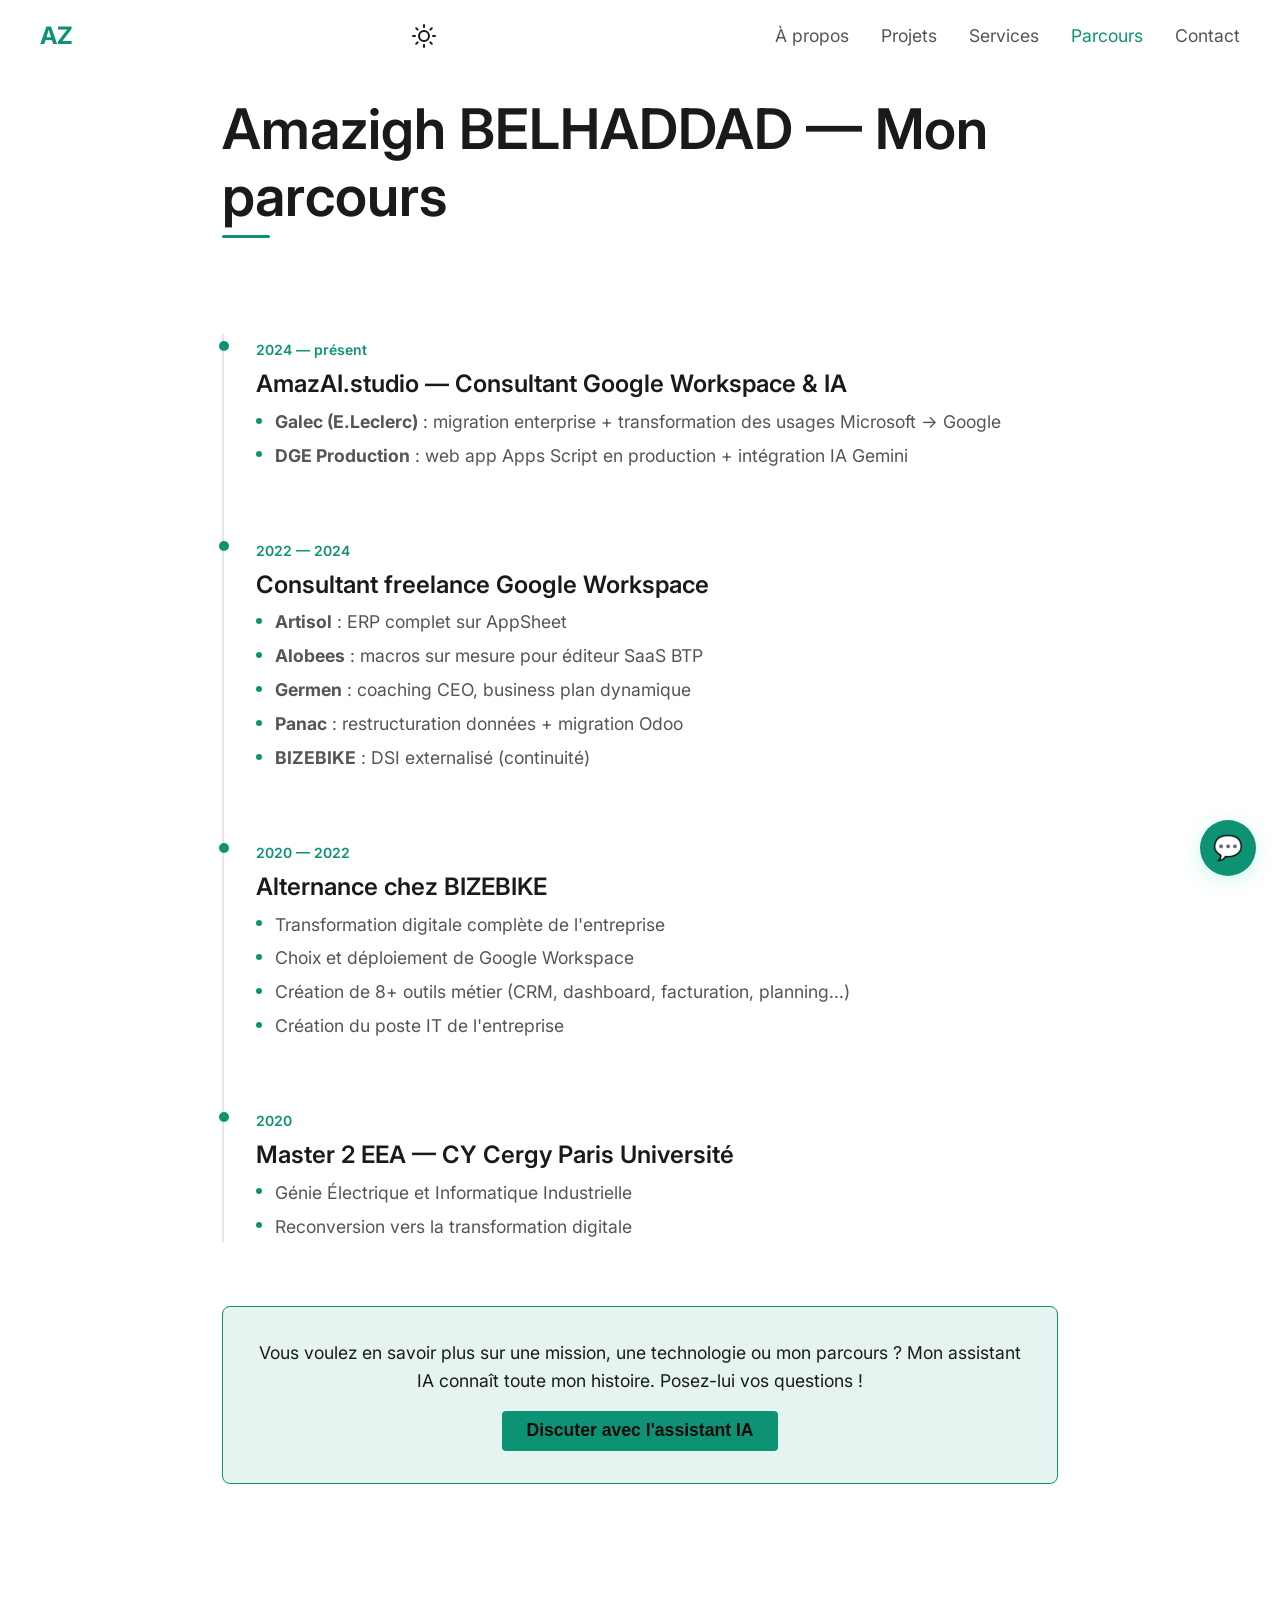
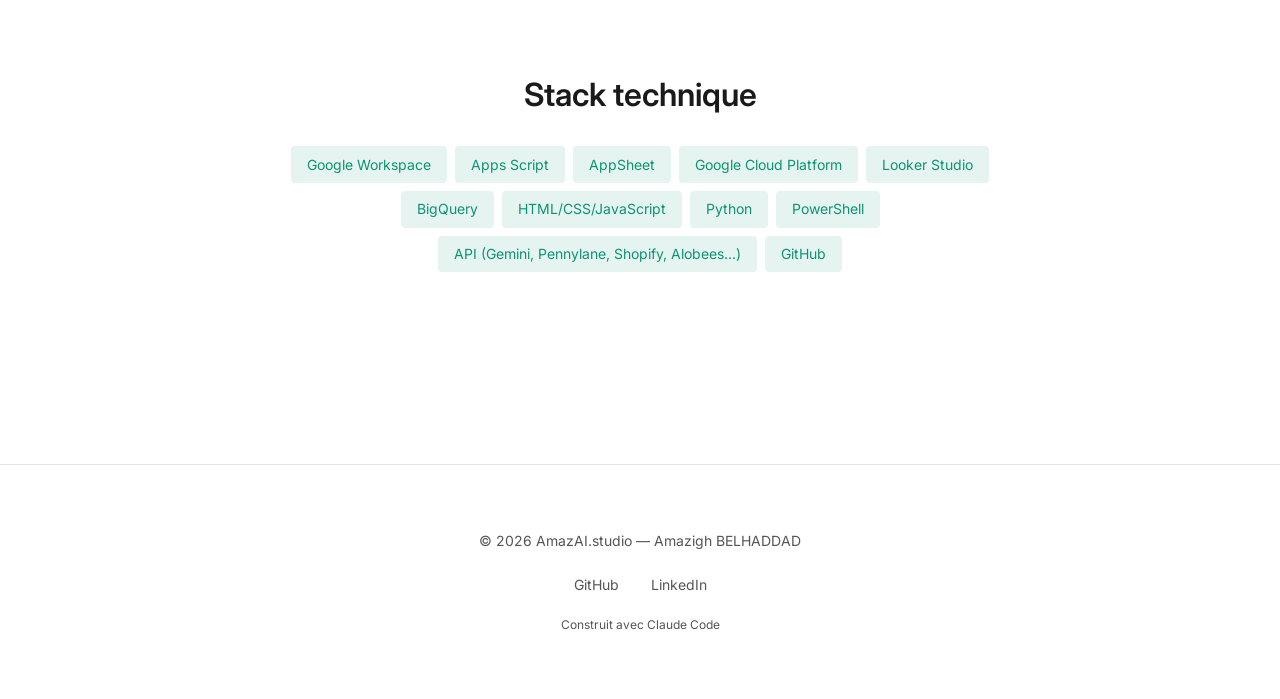
<file: parcours.html>
<!DOCTYPE html>
<html lang="fr">
<head>
    <meta charset="UTF-8">
    <meta name="viewport" content="width=device-width, initial-scale=1.0">
    <meta name="description" content="Parcours d'Amazigh Belhaddad — Consultant Google Workspace & IA. De l'alternance chez BIZEBIKE à la création d'AmazAI.studio.">
    <meta name="author" content="Amazigh BELHADDAD">
    <meta name="robots" content="index, follow">
    <link rel="canonical" href="https://amazai.studio/parcours.html">

    <!-- Open Graph -->
    <meta property="og:type" content="website">
    <meta property="og:url" content="https://amazai.studio/parcours.html">
    <meta property="og:title" content="Parcours — AmazAI.studio">
    <meta property="og:description" content="Parcours d'Amazigh Belhaddad — De l'alternance à la création d'AmazAI.studio. Consultant Google Workspace & IA.">

    <!-- Twitter -->
    <meta name="twitter:card" content="summary_large_image">
    <meta name="twitter:title" content="Parcours — AmazAI.studio">
    <meta name="twitter:description" content="Parcours d'Amazigh Belhaddad — De l'alternance à la création d'AmazAI.studio. Consultant Google Workspace & IA.">

    <title>Parcours — AmazAI.studio</title>

    <link rel="icon" href="data:image/svg+xml,<svg xmlns='http://www.w3.org/2000/svg' viewBox='0 0 100 100'><text y='.9em' font-size='90'>👨‍💻</text></svg>">
    <link rel="preconnect" href="https://fonts.googleapis.com">
    <link rel="preconnect" href="https://fonts.gstatic.com" crossorigin>
    <link href="https://fonts.googleapis.com/css2?family=Inter:wght@400;500;600;700&display=swap" rel="stylesheet">
    <link rel="stylesheet" href="css/style.css">
    <link rel="stylesheet" href="css/chat-widget.css">
</head>
<body>
    <a href="#main" class="skip-link">Aller au contenu principal</a>
    <header class="header">
        <nav class="nav">
            <a href="/" class="nav__logo" aria-label="Retour à l'accueil">AZ</a>
            <button class="theme-toggle" aria-label="Basculer le thème">
                <svg class="theme-toggle__icon theme-toggle__icon--moon" aria-hidden="true" xmlns="http://www.w3.org/2000/svg" viewBox="0 0 24 24" fill="none" stroke="currentColor" stroke-width="2" stroke-linecap="round" stroke-linejoin="round">
                    <path d="M21 12.79A9 9 0 1 1 11.21 3 7 7 0 0 0 21 12.79z"></path>
                </svg>
                <svg class="theme-toggle__icon theme-toggle__icon--sun" aria-hidden="true" xmlns="http://www.w3.org/2000/svg" viewBox="0 0 24 24" fill="none" stroke="currentColor" stroke-width="2" stroke-linecap="round" stroke-linejoin="round">
                    <circle cx="12" cy="12" r="5"></circle>
                    <line x1="12" y1="1" x2="12" y2="3"></line>
                    <line x1="12" y1="21" x2="12" y2="23"></line>
                    <line x1="4.22" y1="4.22" x2="5.64" y2="5.64"></line>
                    <line x1="18.36" y1="18.36" x2="19.78" y2="19.78"></line>
                    <line x1="1" y1="12" x2="3" y2="12"></line>
                    <line x1="21" y1="12" x2="23" y2="12"></line>
                    <line x1="4.22" y1="19.78" x2="5.64" y2="18.36"></line>
                    <line x1="18.36" y1="5.64" x2="19.78" y2="4.22"></line>
                </svg>
            </button>
            <button class="nav__toggle" aria-label="Menu" aria-expanded="false">
                <span class="nav__toggle-bar"></span>
                <span class="nav__toggle-bar"></span>
                <span class="nav__toggle-bar"></span>
            </button>
            <ul class="nav__list">
                <li class="nav__item"><a href="/#about" class="nav__link">À propos</a></li>
                <li class="nav__item"><a href="/#projects" class="nav__link">Projets</a></li>
                <li class="nav__item"><a href="services.html" class="nav__link">Services</a></li>
                <li class="nav__item"><a href="parcours.html" class="nav__link nav__link--active">Parcours</a></li>
                <li class="nav__item"><a href="/#contact" class="nav__link">Contact</a></li>
            </ul>
        </nav>
    </header>

    <main id="main">
        <section class="parcours">
            <h1 class="section__title">Amazigh BELHADDAD — Mon parcours</h1>

            <div class="timeline">

                <article class="timeline__item">
                    <span class="timeline__date">2024 — présent</span>
                    <h2 class="timeline__title">AmazAI.studio — Consultant Google Workspace & IA</h2>
                    <ul class="timeline__details">
                        <li><strong>Galec (E.Leclerc)</strong> : migration enterprise + transformation des usages Microsoft → Google</li>
                        <li><strong>DGE Production</strong> : web app Apps Script en production + intégration IA Gemini</li>
                    </ul>
                </article>

                <article class="timeline__item">
                    <span class="timeline__date">2022 — 2024</span>
                    <h2 class="timeline__title">Consultant freelance Google Workspace</h2>
                    <ul class="timeline__details">
                        <li><strong>Artisol</strong> : ERP complet sur AppSheet</li>
                        <li><strong>Alobees</strong> : macros sur mesure pour éditeur SaaS BTP</li>
                        <li><strong>Germen</strong> : coaching CEO, business plan dynamique</li>
                        <li><strong>Panac</strong> : restructuration données + migration Odoo</li>
                        <li><strong>BIZEBIKE</strong> : DSI externalisé (continuité)</li>
                    </ul>
                </article>

                <article class="timeline__item">
                    <span class="timeline__date">2020 — 2022</span>
                    <h2 class="timeline__title">Alternance chez BIZEBIKE</h2>
                    <ul class="timeline__details">
                        <li>Transformation digitale complète de l'entreprise</li>
                        <li>Choix et déploiement de Google Workspace</li>
                        <li>Création de 8+ outils métier (CRM, dashboard, facturation, planning...)</li>
                        <li>Création du poste IT de l'entreprise</li>
                    </ul>
                </article>

                <article class="timeline__item">
                    <span class="timeline__date">2020</span>
                    <h2 class="timeline__title">Master 2 EEA — CY Cergy Paris Université</h2>
                    <ul class="timeline__details">
                        <li>Génie Électrique et Informatique Industrielle</li>
                        <li>Reconversion vers la transformation digitale</li>
                    </ul>
                </article>

            </div>

            <div class="cta-banner">
                <p class="cta-banner__text">
                    Vous voulez en savoir plus sur une mission, une technologie ou mon parcours ?
                    Mon assistant IA connaît toute mon histoire. Posez-lui vos questions !
                </p>
                <button class="cta-banner__button" onclick="document.querySelector('.chat-widget__toggle').click()">
                    Discuter avec l'assistant IA
                </button>
            </div>

            <section class="stack">
                <h2 class="stack__title">Stack technique</h2>
                <ul class="stack__list">
                    <li class="stack__tag">Google Workspace</li>
                    <li class="stack__tag">Apps Script</li>
                    <li class="stack__tag">AppSheet</li>
                    <li class="stack__tag">Google Cloud Platform</li>
                    <li class="stack__tag">Looker Studio</li>
                    <li class="stack__tag">BigQuery</li>
                    <li class="stack__tag">HTML/CSS/JavaScript</li>
                    <li class="stack__tag">Python</li>
                    <li class="stack__tag">PowerShell</li>
                    <li class="stack__tag">API (Gemini, Pennylane, Shopify, Alobees...)</li>
                    <li class="stack__tag">GitHub</li>
                </ul>
            </section>
        </section>
    </main>

    <footer class="footer">
        <p class="footer__text">© 2026 AmazAI.studio — Amazigh BELHADDAD</p>
        <ul class="footer__links">
            <li><a href="https://github.com/Amaziigh" class="footer__link" target="_blank" rel="noopener noreferrer">GitHub<span class="sr-only"> (s'ouvre dans un nouvel onglet)</span></a></li>
            <li><a href="https://www.linkedin.com/in/amazighbelhaddad" class="footer__link" target="_blank" rel="noopener noreferrer">LinkedIn<span class="sr-only"> (s'ouvre dans un nouvel onglet)</span></a></li>
        </ul>
        <p class="footer__credit">Construit avec Claude Code</p>
    </footer>

    <script src="js/main.js"></script>
    <script src="js/chat-widget.js" data-api="https://rag-api-520688141231.europe-west1.run.app"></script>
</body>
</html>
</file>
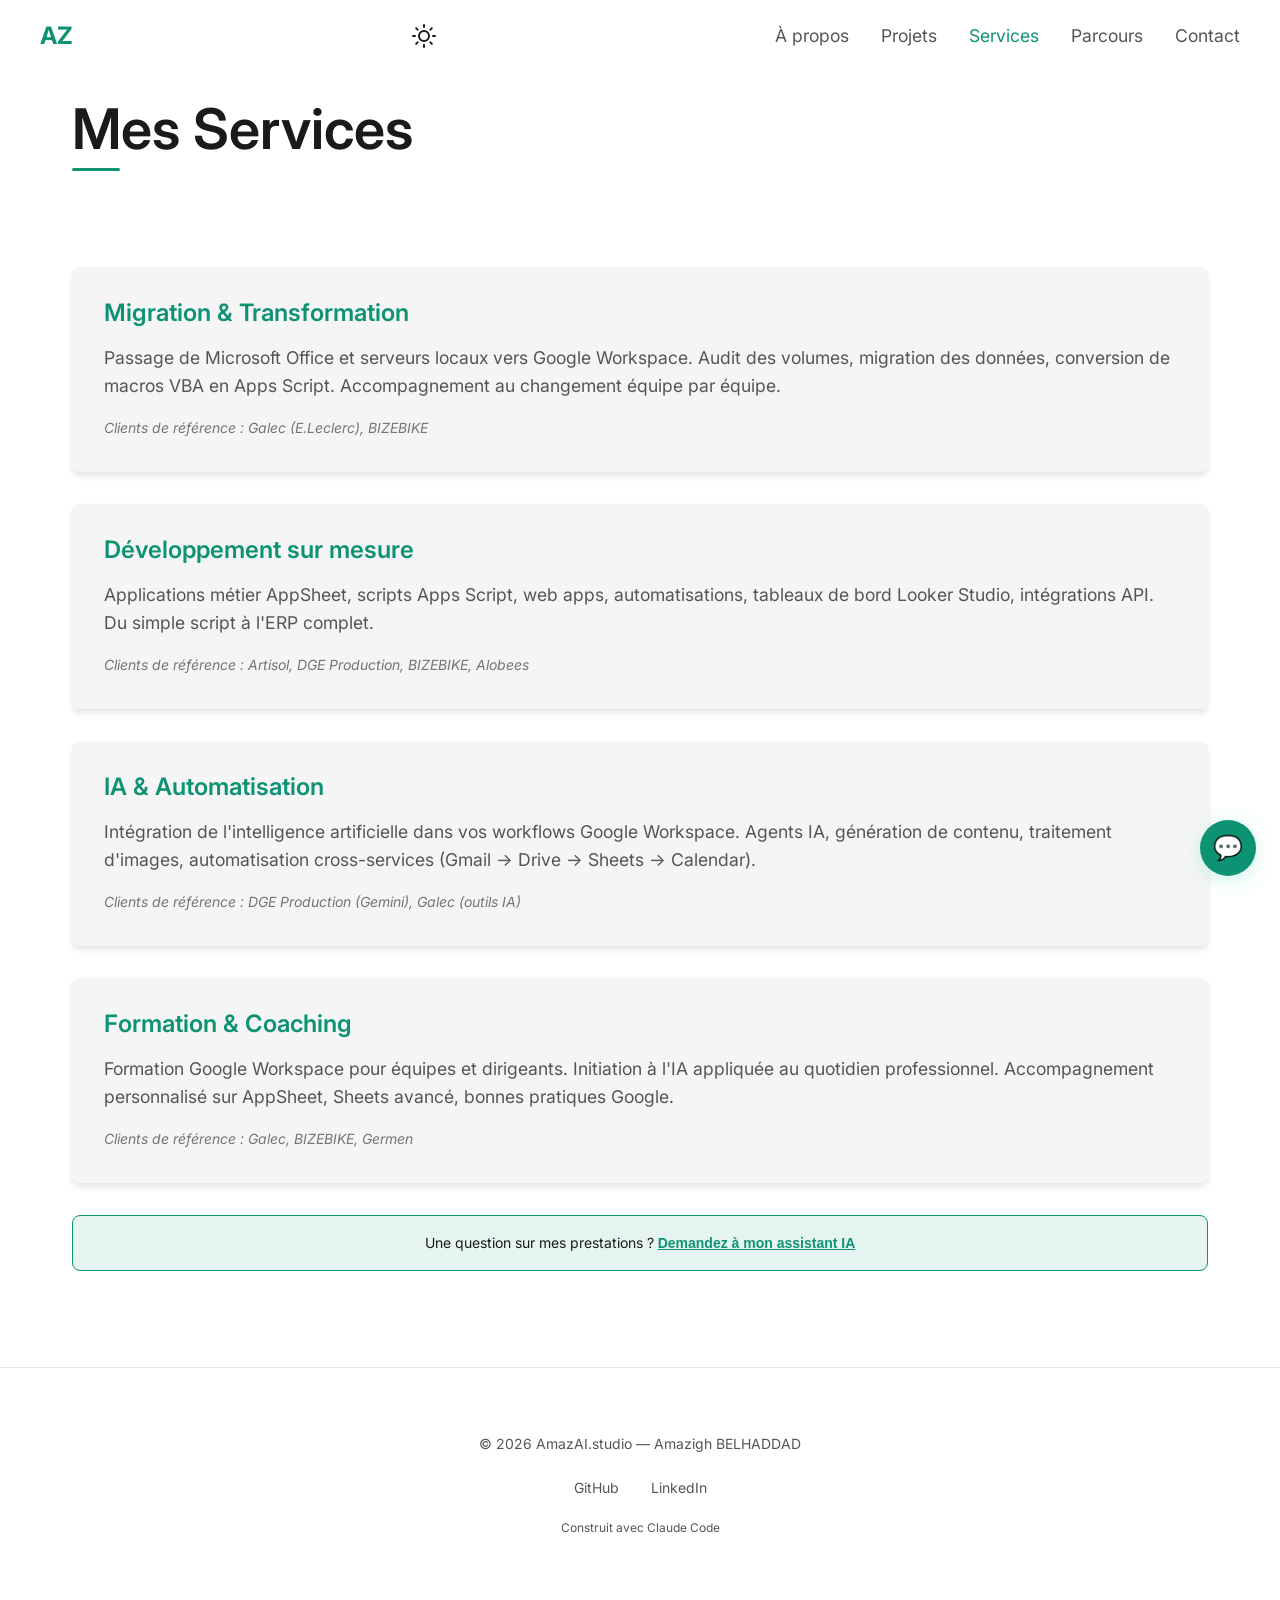
<file: services.html>
<!DOCTYPE html>
<html lang="fr">
<head>
    <meta charset="UTF-8">
    <meta name="viewport" content="width=device-width, initial-scale=1.0">
    <meta name="description" content="Services AmazAI.studio — Migration Google Workspace, développement Apps Script & AppSheet, intégration IA, formation.">
    <meta name="author" content="Amazigh BELHADDAD">
    <meta name="robots" content="index, follow">
    <link rel="canonical" href="https://amazai.studio/services.html">

    <!-- Open Graph -->
    <meta property="og:type" content="website">
    <meta property="og:url" content="https://amazai.studio/services.html">
    <meta property="og:title" content="Services — AmazAI.studio">
    <meta property="og:description" content="Migration Google Workspace, développement sur mesure, intégration IA et formation. Amazigh Belhaddad, consultant freelance.">

    <!-- Twitter -->
    <meta name="twitter:card" content="summary_large_image">
    <meta name="twitter:title" content="Services — AmazAI.studio">
    <meta name="twitter:description" content="Migration Google Workspace, développement sur mesure, intégration IA et formation. Amazigh Belhaddad, consultant freelance.">

    <title>Services — AmazAI.studio</title>

    <!-- Structured Data - FAQPage -->
    <script type="application/ld+json">
    {
        "@context": "https://schema.org",
        "@type": "FAQPage",
        "mainEntity": [
            {
                "@type": "Question",
                "name": "Quels services propose AmazAI.studio ?",
                "acceptedAnswer": {
                    "@type": "Answer",
                    "text": "AmazAI.studio propose des migrations vers Google Workspace, du développement sur mesure (Apps Script, AppSheet), l'intégration de l'IA dans les workflows Google, et des formations pour équipes et dirigeants."
                }
            },
            {
                "@type": "Question",
                "name": "Qui est Amazigh Belhaddad ?",
                "acceptedAnswer": {
                    "@type": "Answer",
                    "text": "Amazigh Belhaddad est un consultant freelance spécialisé en Google Workspace et intelligence artificielle, fondateur d'AmazAI.studio. Il accompagne des entreprises de la startup au grand groupe dans leur transformation numérique depuis 2020."
                }
            },
            {
                "@type": "Question",
                "name": "AmazAI.studio travaille avec quels types d'entreprises ?",
                "acceptedAnswer": {
                    "@type": "Answer",
                    "text": "AmazAI.studio accompagne des entreprises de toutes tailles : startups (BIZEBIKE, Artisol), PME (DGE Production, Panac), éditeurs SaaS (Alobees) et grands groupes (Galec/E.Leclerc)."
                }
            }
        ]
    }
    </script>

    <link rel="icon" href="data:image/svg+xml,<svg xmlns='http://www.w3.org/2000/svg' viewBox='0 0 100 100'><text y='.9em' font-size='90'>👨‍💻</text></svg>">
    <link rel="preconnect" href="https://fonts.googleapis.com">
    <link rel="preconnect" href="https://fonts.gstatic.com" crossorigin>
    <link href="https://fonts.googleapis.com/css2?family=Inter:wght@400;500;600;700&display=swap" rel="stylesheet">
    <link rel="stylesheet" href="css/style.css">
    <link rel="stylesheet" href="css/chat-widget.css">
</head>
<body>
    <a href="#main" class="skip-link">Aller au contenu principal</a>
    <header class="header">
        <nav class="nav">
            <a href="/" class="nav__logo" aria-label="Retour à l'accueil">AZ</a>
            <button class="theme-toggle" aria-label="Basculer le thème">
                <svg class="theme-toggle__icon theme-toggle__icon--moon" aria-hidden="true" xmlns="http://www.w3.org/2000/svg" viewBox="0 0 24 24" fill="none" stroke="currentColor" stroke-width="2" stroke-linecap="round" stroke-linejoin="round">
                    <path d="M21 12.79A9 9 0 1 1 11.21 3 7 7 0 0 0 21 12.79z"></path>
                </svg>
                <svg class="theme-toggle__icon theme-toggle__icon--sun" aria-hidden="true" xmlns="http://www.w3.org/2000/svg" viewBox="0 0 24 24" fill="none" stroke="currentColor" stroke-width="2" stroke-linecap="round" stroke-linejoin="round">
                    <circle cx="12" cy="12" r="5"></circle>
                    <line x1="12" y1="1" x2="12" y2="3"></line>
                    <line x1="12" y1="21" x2="12" y2="23"></line>
                    <line x1="4.22" y1="4.22" x2="5.64" y2="5.64"></line>
                    <line x1="18.36" y1="18.36" x2="19.78" y2="19.78"></line>
                    <line x1="1" y1="12" x2="3" y2="12"></line>
                    <line x1="21" y1="12" x2="23" y2="12"></line>
                    <line x1="4.22" y1="19.78" x2="5.64" y2="18.36"></line>
                    <line x1="18.36" y1="5.64" x2="19.78" y2="4.22"></line>
                </svg>
            </button>
            <button class="nav__toggle" aria-label="Menu" aria-expanded="false">
                <span class="nav__toggle-bar"></span>
                <span class="nav__toggle-bar"></span>
                <span class="nav__toggle-bar"></span>
            </button>
            <ul class="nav__list">
                <li class="nav__item"><a href="/#about" class="nav__link">À propos</a></li>
                <li class="nav__item"><a href="/#projects" class="nav__link">Projets</a></li>
                <li class="nav__item"><a href="services.html" class="nav__link nav__link--active">Services</a></li>
                <li class="nav__item"><a href="parcours.html" class="nav__link">Parcours</a></li>
                <li class="nav__item"><a href="/#contact" class="nav__link">Contact</a></li>
            </ul>
        </nav>
    </header>

    <main id="main">
        <section id="services" class="services">
            <h1 class="section__title">Mes Services</h1>
            <div class="services__grid">

                <article class="service-card">
                    <h2 class="service-card__title">Migration & Transformation</h2>
                    <p class="service-card__description">
                        Passage de Microsoft Office et serveurs locaux vers Google Workspace.
                        Audit des volumes, migration des données, conversion de macros VBA en
                        Apps Script. Accompagnement au changement équipe par équipe.
                    </p>
                    <p class="service-card__clients">Clients de référence : Galec (E.Leclerc), BIZEBIKE</p>
                </article>

                <article class="service-card">
                    <h2 class="service-card__title">Développement sur mesure</h2>
                    <p class="service-card__description">
                        Applications métier AppSheet, scripts Apps Script, web apps,
                        automatisations, tableaux de bord Looker Studio, intégrations API.
                        Du simple script à l'ERP complet.
                    </p>
                    <p class="service-card__clients">Clients de référence : Artisol, DGE Production, BIZEBIKE, Alobees</p>
                </article>

                <article class="service-card">
                    <h2 class="service-card__title">IA & Automatisation</h2>
                    <p class="service-card__description">
                        Intégration de l'intelligence artificielle dans vos workflows
                        Google Workspace. Agents IA, génération de contenu, traitement
                        d'images, automatisation cross-services (Gmail → Drive → Sheets → Calendar).
                    </p>
                    <p class="service-card__clients">Clients de référence : DGE Production (Gemini), Galec (outils IA)</p>
                </article>

                <article class="service-card">
                    <h2 class="service-card__title">Formation & Coaching</h2>
                    <p class="service-card__description">
                        Formation Google Workspace pour équipes et dirigeants. Initiation à
                        l'IA appliquée au quotidien professionnel. Accompagnement personnalisé
                        sur AppSheet, Sheets avancé, bonnes pratiques Google.
                    </p>
                    <p class="service-card__clients">Clients de référence : Galec, BIZEBIKE, Germen</p>
                </article>

            </div>

            <div class="cta-banner cta-banner--compact">
                <p class="cta-banner__text">
                    Une question sur mes prestations ?
                    <button class="cta-banner__link" onclick="document.querySelector('.chat-widget__toggle').click()">
                        Demandez à mon assistant IA
                    </button>
                </p>
            </div>
        </section>
    </main>

    <footer class="footer">
        <p class="footer__text">© 2026 AmazAI.studio — Amazigh BELHADDAD</p>
        <ul class="footer__links">
            <li><a href="https://github.com/Amaziigh" class="footer__link" target="_blank" rel="noopener noreferrer">GitHub<span class="sr-only"> (s'ouvre dans un nouvel onglet)</span></a></li>
            <li><a href="https://www.linkedin.com/in/amazighbelhaddad" class="footer__link" target="_blank" rel="noopener noreferrer">LinkedIn<span class="sr-only"> (s'ouvre dans un nouvel onglet)</span></a></li>
        </ul>
        <p class="footer__credit">Construit avec Claude Code</p>
    </footer>

    <script src="js/main.js"></script>
    <script src="js/chat-widget.js" data-api="https://rag-api-520688141231.europe-west1.run.app"></script>
</body>
</html>
</file>
<file: css/style.css>
/* ==========================================================================
   Variables CSS
   ========================================================================== */

:root {
    /* Couleurs - Mode sombre (défaut) */
    --color-bg: #0a0a0a;
    --color-text: #e0e0e0;
    --color-accent: #5ce0c6;
    --color-accent-alpha: rgba(92, 224, 198, 0.1);
    --color-text-muted: #b0b8d0;
    --color-card-bg: rgba(255, 255, 255, 0.05);
    --color-border: rgba(255, 255, 255, 0.15);
    --color-header-bg: rgba(10, 10, 10, 0.85);

    /* Typographie - Familles */
    --font-family: 'Inter', -apple-system, BlinkMacSystemFont, sans-serif;

    /* Typographie - Tailles */
    --font-size-xs: 0.75rem;
    --font-size-sm: 0.875rem;
    --font-size-base: clamp(1rem, 0.95rem + 0.25vw, 1.1rem);
    --font-size-lg: clamp(1.1rem, 1rem + 0.5vw, 1.25rem);
    --font-size-xl: clamp(1.25rem, 1.1rem + 0.75vw, 1.5rem);
    --font-size-2xl: clamp(1.5rem, 1.25rem + 1.25vw, 2rem);
    --font-size-3xl: clamp(2rem, 1.5rem + 2.5vw, 3.5rem);

    /* Typographie - Poids */
    --font-weight-medium: 500;
    --font-weight-semibold: 600;
    --font-weight-bold: 700;

    /* Typographie - Line heights */
    --line-height-tight: 1.2;
    --line-height-normal: 1.6;
    --line-height-relaxed: 1.7;
    --line-height-loose: 1.8;

    /* Espacement */
    --spacing-xs: 0.5rem;
    --spacing-sm: 1rem;
    --spacing-md: 2rem;
    --spacing-lg: 4rem;
    --spacing-xl: 6rem;

    /* Dimensions - Max widths */
    --max-width-content: 1200px;
    --max-width-medium: 900px;
    --max-width-narrow: 800px;
    --max-width-form: 600px;
    --max-width-text: 500px;

    /* Dimensions - Composants */
    --size-photo: 200px;
    --size-icon: 24px;
    --size-nav-toggle: 30px;
    --min-height-textarea: 150px;
    --height-banner: 8px;

    /* Rayons de bordure */
    --radius-xs: 2px;
    --radius-sm: 4px;
    --radius-md: 8px;

    /* Ombres */
    --shadow-sm: 0 4px 6px rgba(0, 0, 0, 0.1);
    --shadow-lg: 0 12px 24px rgba(0, 0, 0, 0.3);

    /* Z-index */
    --z-header: 100;
    --z-overlay: 102;

    /* Effets */
    --blur-header: blur(10px);
    --opacity-muted: 0.7;
    --opacity-hover: 0.8;

    /* Transitions */
    --transition-fast: 150ms ease;
    --transition-base: 300ms ease;
    --transition-slow: 600ms ease-out;
}

/* Mode clair */
:root.light-mode {
    --color-bg: #ffffff;
    --color-text: #1a1a1a;
    --color-accent: #0d9373;
    --color-accent-alpha: rgba(13, 147, 115, 0.1);
    --color-text-muted: #555555;
    --color-card-bg: #f5f5f5;
    --color-border: rgba(0, 0, 0, 0.1);
    --color-header-bg: rgba(255, 255, 255, 0.85);
}

/* ==========================================================================
   Reset CSS
   ========================================================================== */

*,
*::before,
*::after {
    box-sizing: border-box;
    margin: 0;
    padding: 0;
}

html {
    scroll-behavior: smooth;
}

ul,
ol {
    list-style: none;
}

a {
    text-decoration: none;
    color: inherit;
}

img {
    max-width: 100%;
    display: block;
}

/* Screen reader only - accessible but hidden */
.sr-only {
    position: absolute;
    width: 1px;
    height: 1px;
    padding: 0;
    margin: -1px;
    overflow: hidden;
    clip: rect(0, 0, 0, 0);
    white-space: nowrap;
    border: 0;
}

/* ==========================================================================
   Base
   ========================================================================== */

body {
    font-family: var(--font-family);
    font-size: var(--font-size-base);
    line-height: var(--line-height-relaxed);
    color: var(--color-text);
    background-color: var(--color-bg);
    -webkit-font-smoothing: antialiased;
    -moz-osx-font-smoothing: grayscale;
    transition: background-color var(--transition-base), color var(--transition-base);
}

/* ==========================================================================
   Accessibilité - Focus visible
   ========================================================================== */

a:focus-visible,
button:focus-visible,
input:focus-visible,
textarea:focus-visible,
select:focus-visible {
    outline: 2px solid var(--color-accent);
    outline-offset: 2px;
    border-radius: var(--radius-xs);
}

/* Skip link pour navigation clavier */
.skip-link {
    position: absolute;
    top: -100%;
    left: var(--spacing-sm);
    background-color: var(--color-accent);
    color: var(--color-bg);
    padding: var(--spacing-xs) var(--spacing-sm);
    text-decoration: none;
    font-weight: var(--font-weight-medium);
    border-radius: var(--radius-sm);
    z-index: 1000;
    transition: top var(--transition-fast);
}

.skip-link:focus {
    top: var(--spacing-sm);
}

/* ==========================================================================
   Typographie
   ========================================================================== */

h1,
h2,
h3 {
    line-height: var(--line-height-tight);
    font-weight: var(--font-weight-semibold);
}

h1 {
    font-size: var(--font-size-3xl);
}

h2 {
    font-size: var(--font-size-2xl);
}

h3 {
    font-size: var(--font-size-xl);
}

.section__title {
    margin-bottom: var(--spacing-md);
    color: var(--color-text);
    display: inline-block;
    padding-bottom: var(--spacing-xs);
    position: relative;
}

.section__title::after {
    content: '';
    position: absolute;
    bottom: 0;
    left: 0;
    width: 3rem;
    height: 3px;
    background-color: var(--color-accent);
    border-radius: var(--radius-xs);
}

/* ==========================================================================
   Layout
   ========================================================================== */

section {
    padding: var(--spacing-xl) var(--spacing-md);
}

/* ==========================================================================
   Header & Navigation
   ========================================================================== */

.header {
    position: fixed;
    top: 0;
    left: 0;
    right: 0;
    background-color: var(--color-header-bg);
    backdrop-filter: var(--blur-header);
    -webkit-backdrop-filter: var(--blur-header);
    z-index: var(--z-header);
    padding: var(--spacing-sm) var(--spacing-md);
    transition: background-color var(--transition-base);
}

.nav {
    display: flex;
    justify-content: space-between;
    align-items: center;
    max-width: var(--max-width-content);
    margin: 0 auto;
}

.nav__logo {
    font-size: var(--font-size-xl);
    font-weight: var(--font-weight-bold);
    color: var(--color-accent);
    z-index: var(--z-overlay);
}

.nav__toggle {
    display: flex;
    flex-direction: column;
    justify-content: center;
    gap: 5px;
    width: var(--size-nav-toggle);
    height: var(--size-nav-toggle);
    background: none;
    border: none;
    cursor: pointer;
    z-index: var(--z-overlay);
}

.nav__toggle-bar {
    display: block;
    width: 100%;
    height: 2px;
    background-color: var(--color-text);
    transition: transform var(--transition-base), opacity var(--transition-base);
}

.nav__toggle.is-active .nav__toggle-bar:nth-child(1) {
    transform: translateY(7px) rotate(45deg);
}

.nav__toggle.is-active .nav__toggle-bar:nth-child(2) {
    opacity: 0;
}

.nav__toggle.is-active .nav__toggle-bar:nth-child(3) {
    transform: translateY(-7px) rotate(-45deg);
}

.nav__list {
    position: fixed;
    top: 0;
    left: 0;
    right: 0;
    bottom: 0;
    background-color: var(--color-bg);
    display: flex;
    flex-direction: column;
    justify-content: center;
    align-items: center;
    gap: var(--spacing-lg);
    opacity: 0;
    visibility: hidden;
    transition: opacity var(--transition-base), visibility var(--transition-base);
}

.nav__list.is-open {
    opacity: 1;
    visibility: visible;
}

.nav__link {
    color: var(--color-text-muted);
    font-size: var(--font-size-xl);
    transition: color var(--transition-fast);
}

.nav__link:hover {
    color: var(--color-accent);
}

/* Theme Toggle */
.theme-toggle {
    background: none;
    border: none;
    cursor: pointer;
    padding: var(--spacing-xs);
    display: flex;
    align-items: center;
    justify-content: center;
    color: var(--color-text);
    transition: color var(--transition-base);
    z-index: var(--z-overlay);
}

.theme-toggle:hover {
    color: var(--color-accent);
}

.theme-toggle__icon {
    width: var(--size-icon);
    height: var(--size-icon);
    transition: transform var(--transition-base);
}

.theme-toggle:hover .theme-toggle__icon {
    transform: rotate(15deg);
}

.theme-toggle__icon--sun {
    display: none;
}

.theme-toggle__icon--moon {
    display: block;
}

:root.light-mode .theme-toggle__icon--sun {
    display: block;
}

:root.light-mode .theme-toggle__icon--moon {
    display: none;
}

/* ==========================================================================
   Hero
   ========================================================================== */

.hero {
    min-height: 100vh;
    display: flex;
    align-items: center;
    justify-content: center;
    text-align: center;
    padding: var(--spacing-md);
}

.hero__content {
    max-width: var(--max-width-narrow);
}

.hero__title {
    color: var(--color-accent);
    font-size: clamp(2.5rem, 2rem + 3vw, 4rem);
    font-weight: var(--font-weight-bold);
    text-align: center;
    text-shadow: 0 4px 12px rgba(0, 0, 0, 0.3);
    margin-bottom: var(--spacing-xs);
}

.hero__subtitle {
    color: var(--color-text-muted);
    margin-bottom: var(--spacing-md);
}

.hero__description {
    max-width: var(--max-width-text);
    margin: 0 auto var(--spacing-md);
    color: var(--color-text-muted);
}

.hero__cta {
    display: inline-block;
    padding: var(--spacing-sm) var(--spacing-md);
    border: 1px solid var(--color-accent);
    color: var(--color-accent);
    border-radius: var(--radius-sm);
    transition: background-color var(--transition-fast);
}

.hero__cta:hover {
    background-color: var(--color-accent-alpha);
}

/* ==========================================================================
   About
   ========================================================================== */

.about__content {
    display: flex;
    flex-direction: column;
    gap: var(--spacing-md);
    max-width: var(--max-width-medium);
}

.about__photo {
    width: var(--size-photo);
    height: var(--size-photo);
    border: 2px solid var(--color-accent);
    border-radius: 50%;
    object-fit: cover;
    flex-shrink: 0;
    margin: 0 auto;
}

.about__text-wrapper {
    flex: 1;
}

.about__text {
    color: var(--color-text-muted);
    line-height: var(--line-height-loose);
}

/* ==========================================================================
   Cards (shared styles)
   ========================================================================== */

.card {
    background-color: var(--color-card-bg);
    border-radius: var(--radius-md);
    overflow: hidden;
    box-shadow: var(--shadow-sm);
    transition: transform var(--transition-base), box-shadow var(--transition-base), background-color var(--transition-base);
}

.card:hover {
    transform: translateY(-4px);
    box-shadow: var(--shadow-lg);
}

.card__content {
    padding: var(--spacing-md);
}

.card__title {
    color: var(--color-text);
    margin-bottom: var(--spacing-xs);
    font-size: var(--font-size-xl);
    transition: color var(--transition-base);
}

.card__description {
    color: var(--color-text-muted);
    margin-bottom: var(--spacing-sm);
    font-size: var(--font-size-sm);
    line-height: var(--line-height-normal);
    transition: color var(--transition-base);
}

.card__tags {
    display: flex;
    flex-wrap: wrap;
    gap: var(--spacing-xs);
}

.card__tags--spaced {
    margin-bottom: var(--spacing-sm);
}

.card__tag {
    background-color: var(--color-accent-alpha);
    color: var(--color-accent);
    padding: 0.25rem 0.75rem;
    border-radius: var(--radius-sm);
    font-size: var(--font-size-xs);
    transition: background-color var(--transition-base), color var(--transition-base);
}

.card__link {
    color: var(--color-accent);
    font-size: var(--font-size-sm);
    transition: opacity var(--transition-fast), color var(--transition-base);
}

.card__link:hover {
    opacity: var(--opacity-hover);
}

/* ==========================================================================
   Projects
   ========================================================================== */

.projects__grid {
    display: grid;
    gap: var(--spacing-md);
    max-width: var(--max-width-content);
}

.project-card__banner {
    height: var(--height-banner);
    background-color: var(--color-accent);
    transition: background-color var(--transition-base);
}

.projects__loading,
.projects__error {
    grid-column: 1 / -1;
    text-align: center;
    padding: var(--spacing-lg);
    color: var(--color-text-muted);
}

.projects__error {
    color: #ff6b6b;
}

/* ==========================================================================
   Contact
   ========================================================================== */

.contact__form {
    max-width: var(--max-width-form);
    margin: 0 auto;
}

.form__group {
    margin-bottom: var(--spacing-sm);
}

.form__label {
    display: block;
    margin-bottom: var(--spacing-xs);
    color: var(--color-text);
    font-size: var(--font-size-sm);
}

.form__input,
.form__textarea {
    width: 100%;
    padding: var(--spacing-sm);
    background-color: var(--color-card-bg);
    border: 1px solid var(--color-border);
    border-radius: var(--radius-sm);
    color: var(--color-text);
    font-family: var(--font-family);
    font-size: var(--font-size-base);
    transition: border-color var(--transition-fast), background-color var(--transition-base);
}

.form__input:focus,
.form__textarea:focus {
    outline: none;
    border-color: var(--color-accent);
}

.form__textarea {
    resize: vertical;
    min-height: var(--min-height-textarea);
}

.form__button {
    padding: var(--spacing-sm) var(--spacing-md);
    background-color: var(--color-accent);
    border: none;
    color: var(--color-bg);
    font-family: var(--font-family);
    font-size: var(--font-size-base);
    font-weight: var(--font-weight-medium);
    border-radius: var(--radius-sm);
    cursor: pointer;
    transition: opacity var(--transition-fast);
}

.form__button:hover {
    opacity: 0.9;
}

/* Indicateur de champ requis */
.form__required {
    color: #ff6b6b;
    margin-left: 0.25rem;
}

/* Messages d'erreur du formulaire */
.form__error {
    display: block;
    color: #ff6b6b;
    font-size: var(--font-size-sm);
    margin-top: var(--spacing-xs);
    min-height: 1.25rem;
}

/* Message de succès du formulaire */
.form__success {
    background-color: var(--color-accent-alpha);
    color: var(--color-accent);
    padding: var(--spacing-sm);
    border-radius: var(--radius-sm);
    margin-top: var(--spacing-sm);
    text-align: center;
}

/* Champ en erreur */
.form__input--error,
.form__textarea--error {
    border-color: #ff6b6b;
}

/* ==========================================================================
   Footer
   ========================================================================== */

.footer {
    padding: var(--spacing-lg) var(--spacing-md);
    text-align: center;
    border-top: 1px solid var(--color-border);
    transition: border-color var(--transition-base);
}

.footer__text {
    font-size: var(--font-size-sm);
    color: var(--color-text-muted);
    margin-bottom: var(--spacing-sm);
}

.footer__links {
    display: flex;
    justify-content: center;
    gap: var(--spacing-md);
    margin-bottom: var(--spacing-sm);
}

.footer__link {
    font-size: var(--font-size-sm);
    color: var(--color-text-muted);
    transition: color var(--transition-fast);
}

.footer__link:hover {
    color: var(--color-accent);
}

.footer__credit {
    font-size: var(--font-size-xs);
    color: var(--color-text-muted);
}

/* ==========================================================================
   Blog
   ========================================================================== */

.blog {
    padding-top: calc(var(--spacing-xl) + 60px);
}

.blog__list {
    display: grid;
    gap: var(--spacing-md);
    max-width: var(--max-width-medium);
}

.blog__loading,
.blog__error {
    color: var(--color-text-muted);
    text-align: center;
    padding: var(--spacing-lg);
}

.blog__error {
    color: #ff6b6b;
}

/* Blog card specific */
.blog-card__link {
    display: block;
    text-decoration: none;
    color: inherit;
}

.blog-card__date {
    display: block;
    font-size: var(--font-size-xs);
    color: var(--color-text-muted);
    margin-bottom: var(--spacing-xs);
}

.card:hover .card__title--hover {
    color: var(--color-accent);
}

.blog-card__excerpt {
    color: var(--color-text-muted);
    font-size: var(--font-size-sm);
    line-height: var(--line-height-relaxed);
    margin-bottom: var(--spacing-sm);
}

/* Post (article unique) */
.post {
    padding-top: calc(var(--spacing-xl) + 60px);
    padding-bottom: var(--spacing-xl);
    padding-left: var(--spacing-md);
    padding-right: var(--spacing-md);
}

.post__back {
    display: inline-block;
    color: var(--color-accent);
    font-size: var(--font-size-sm);
    margin-bottom: var(--spacing-md);
    transition: opacity var(--transition-fast);
}

.post__back:hover {
    opacity: var(--opacity-hover);
}

.post__content {
    max-width: var(--max-width-narrow);
    margin: 0 auto;
}

.post__content h1 {
    margin-bottom: var(--spacing-sm);
}

.post__content h2 {
    margin-top: var(--spacing-lg);
    margin-bottom: var(--spacing-sm);
    color: var(--color-text);
}

.post__content h3 {
    margin-top: var(--spacing-md);
    margin-bottom: var(--spacing-xs);
    color: var(--color-text);
}

.post__content p {
    margin-bottom: var(--spacing-sm);
    color: var(--color-text-muted);
    line-height: var(--line-height-loose);
}

.post__content ul,
.post__content ol {
    margin-bottom: var(--spacing-sm);
    padding-left: var(--spacing-md);
    color: var(--color-text-muted);
}

.post__content li {
    margin-bottom: var(--spacing-xs);
    line-height: var(--line-height-relaxed);
}

.post__content ul {
    list-style: disc;
}

.post__content ol {
    list-style: decimal;
}

.post__content a {
    color: var(--color-accent);
    text-decoration: underline;
}

.post__content a:hover {
    opacity: var(--opacity-hover);
}

.post__content strong {
    color: var(--color-text);
    font-weight: var(--font-weight-semibold);
}

.post__content em {
    color: var(--color-text-muted);
    font-style: italic;
}

.post__content blockquote {
    border-left: 3px solid var(--color-accent);
    padding-left: var(--spacing-sm);
    margin: var(--spacing-md) 0;
    color: var(--color-text-muted);
    font-style: italic;
}

.post__content hr {
    border: none;
    border-top: 1px solid var(--color-border);
    margin: var(--spacing-lg) 0;
}

.post__content pre {
    background-color: #282c34;
    border-radius: var(--radius-md);
    padding: var(--spacing-sm);
    overflow-x: auto;
    margin-bottom: var(--spacing-sm);
}

.post__content code {
    font-family: 'Fira Code', 'Monaco', 'Consolas', monospace;
    font-size: var(--font-size-sm);
}

.post__content p code {
    background-color: var(--color-card-bg);
    padding: 0.125rem 0.375rem;
    border-radius: var(--radius-xs);
    color: var(--color-accent);
}

/* Nav link active state */
.nav__link--active {
    color: var(--color-accent);
}

/* ==========================================================================
   Animations
   ========================================================================== */

.fade-in {
    opacity: 0;
    transform: translateY(20px);
    transition: opacity var(--transition-slow), transform var(--transition-slow);
}

.fade-in.is-visible {
    opacity: 1;
    transform: translateY(0);
}

/* Respect des préférences de mouvement réduit */
@media (prefers-reduced-motion: reduce) {
    *,
    *::before,
    *::after {
        animation-duration: 0.01ms !important;
        animation-iteration-count: 1 !important;
        transition-duration: 0.01ms !important;
        scroll-behavior: auto !important;
    }
}

/* ==========================================================================
   Media Queries
   ========================================================================== */

/* Tablette petite (600px) */
@media (min-width: 600px) {
    .projects__grid {
        grid-template-columns: repeat(2, 1fr);
    }
}

/* Tablette (768px) */
@media (min-width: 768px) {
    section {
        padding: var(--spacing-xl) var(--spacing-lg);
    }

    .nav__toggle {
        display: none;
    }

    .nav__list {
        position: static;
        flex-direction: row;
        background-color: transparent;
        gap: var(--spacing-md);
        opacity: 1;
        visibility: visible;
    }

    .nav__link {
        font-size: var(--font-size-base);
    }

    .about__content {
        flex-direction: row;
        align-items: center;
    }

    .about__photo {
        margin: 0;
    }
}

/* Desktop (1024px) */
@media (min-width: 1024px) {
    .projects__grid {
        grid-template-columns: repeat(3, 1fr);
    }

    .blog__list {
        grid-template-columns: repeat(2, 1fr);
    }

    .services__grid {
        grid-template-columns: repeat(2, 1fr);
    }
}

/* ==========================================================================
   Services
   ========================================================================== */

.services {
    padding: var(--spacing-xl) var(--spacing-md);
    max-width: var(--max-width-content);
    margin: 0 auto;
}

.services__grid {
    display: grid;
    grid-template-columns: 1fr;
    gap: var(--spacing-md);
    margin-top: var(--spacing-lg);
}

.service-card {
    background-color: var(--color-card-bg);
    border-radius: var(--radius-md);
    padding: var(--spacing-md);
    box-shadow: var(--shadow-sm);
    transition: transform var(--transition-base), box-shadow var(--transition-base), background-color var(--transition-base);
}

.service-card:hover {
    transform: translateY(-4px);
    box-shadow: var(--shadow-lg);
}

.service-card__title {
    color: var(--color-accent);
    font-size: var(--font-size-xl);
    margin-bottom: var(--spacing-sm);
    transition: color var(--transition-base);
}

.service-card__description {
    color: var(--color-text-muted);
    font-size: var(--font-size-base);
    line-height: var(--line-height-normal);
    margin-bottom: var(--spacing-sm);
    transition: color var(--transition-base);
}

.service-card__clients {
    color: var(--color-text-muted);
    font-size: var(--font-size-sm);
    font-style: italic;
    opacity: 0.8;
    transition: color var(--transition-base);
}

/* ==========================================================================
   Parcours — Timeline
   ========================================================================== */

.parcours {
    padding: var(--spacing-xl) var(--spacing-md);
    max-width: var(--max-width-medium);
    margin: 0 auto;
}

.timeline {
    position: relative;
    margin-top: var(--spacing-lg);
    padding-left: var(--spacing-md);
    border-left: 2px solid var(--color-border);
}

.timeline__item {
    position: relative;
    margin-bottom: var(--spacing-lg);
}

.timeline__item::before {
    content: '';
    position: absolute;
    left: calc(-1 * var(--spacing-md) - 5px);
    top: 0.4rem;
    width: 10px;
    height: 10px;
    background-color: var(--color-accent);
    border-radius: 50%;
}

.timeline__date {
    display: inline-block;
    color: var(--color-accent);
    font-size: var(--font-size-sm);
    font-weight: var(--font-weight-semibold);
    margin-bottom: var(--spacing-xs);
}

.timeline__title {
    color: var(--color-text);
    font-size: var(--font-size-xl);
    margin-bottom: var(--spacing-xs);
    transition: color var(--transition-base);
}

.timeline__details {
    list-style: none;
    padding: 0;
    color: var(--color-text-muted);
    font-size: var(--font-size-base);
    line-height: var(--line-height-relaxed);
    transition: color var(--transition-base);
}

.timeline__details li {
    padding-left: 1.2rem;
    position: relative;
    margin-bottom: 0.25rem;
}

.timeline__details li::before {
    content: '';
    position: absolute;
    left: 0;
    top: 0.6em;
    width: 6px;
    height: 6px;
    background-color: var(--color-accent);
    border-radius: 50%;
}

/* ==========================================================================
   Stack technique
   ========================================================================== */

.stack {
    margin-top: var(--spacing-xl);
}

.stack__title {
    color: var(--color-text);
    font-size: var(--font-size-2xl);
    margin-bottom: var(--spacing-md);
    text-align: center;
    transition: color var(--transition-base);
}

.stack__list {
    display: flex;
    flex-wrap: wrap;
    justify-content: center;
    gap: var(--spacing-xs);
    list-style: none;
    padding: 0;
}

.stack__tag {
    background-color: var(--color-accent-alpha);
    color: var(--color-accent);
    padding: 0.4rem 1rem;
    border-radius: var(--radius-sm);
    font-size: var(--font-size-sm);
    transition: background-color var(--transition-base), color var(--transition-base);
}

/* ==========================================================================
   Nav active link
   ========================================================================== */

.nav__link--active {
    color: var(--color-accent);
}

/* ==========================================================================
   CTA Banner — Assistant IA
   ========================================================================== */

.cta-banner {
    margin-top: var(--spacing-lg);
    padding: var(--spacing-md);
    border: 1px solid var(--color-accent);
    border-radius: var(--radius-md);
    background-color: var(--color-accent-alpha);
    text-align: center;
}

.cta-banner__text {
    color: var(--color-text);
    font-size: var(--font-size-base);
    line-height: var(--line-height-normal);
    margin-bottom: var(--spacing-sm);
    transition: color var(--transition-base);
}

.cta-banner__button {
    display: inline-block;
    padding: 0.6rem 1.5rem;
    background-color: var(--color-accent);
    color: #0a0a0a;
    border: none;
    border-radius: var(--radius-sm);
    font-size: var(--font-size-base);
    font-weight: var(--font-weight-semibold);
    cursor: pointer;
    transition: opacity var(--transition-fast);
}

.cta-banner__button:hover {
    opacity: 0.85;
}

.cta-banner--compact {
    margin-top: var(--spacing-md);
    padding: var(--spacing-sm) var(--spacing-md);
}

.cta-banner--compact .cta-banner__text {
    margin-bottom: 0;
    font-size: var(--font-size-sm);
}

.cta-banner__link {
    background: none;
    border: none;
    color: var(--color-accent);
    font-size: inherit;
    font-weight: var(--font-weight-semibold);
    cursor: pointer;
    text-decoration: underline;
    padding: 0;
    transition: opacity var(--transition-fast);
}

.cta-banner__link:hover {
    opacity: 0.85;
}
</file>
<file: css/chat-widget.css>
/* ====================================
   CHAT WIDGET — chat-widget.css
   ====================================
   BEM · Mobile-first
   Utilise les variables CSS du portfolio (style.css)
*/

/* ---- TOGGLE BUTTON ---- */

.chat-widget__toggle {
  position: fixed;
  bottom: 24px;
  right: 24px;
  width: 56px;
  height: 56px;
  border-radius: 50%;
  border: none;
  background: var(--color-accent);
  color: var(--color-bg);
  font-size: 1.5rem;
  cursor: pointer;
  z-index: 1000;
  display: flex;
  align-items: center;
  justify-content: center;
  box-shadow: 0 4px 20px rgba(92, 224, 198, 0.3);
  transition: transform var(--transition-fast), box-shadow var(--transition-fast);
}

.chat-widget__toggle:hover {
  transform: scale(1.08);
  box-shadow: 0 6px 28px rgba(92, 224, 198, 0.4);
}

.chat-widget__toggle--hidden {
  display: none;
}

/* ---- PANEL ---- */

.chat-widget__panel {
  position: fixed;
  bottom: 0;
  left: 0;
  right: 0;
  top: 0;
  background: var(--color-bg);
  z-index: 1001;
  display: none;
  flex-direction: column;
  font-family: var(--font-family);
}

.chat-widget__panel--open {
  display: flex;
}

/* ---- HEADER ---- */

.chat-widget__header {
  display: flex;
  align-items: center;
  justify-content: space-between;
  padding: var(--spacing-sm) 20px;
  border-bottom: 1px solid var(--color-border);
  flex-shrink: 0;
}

.chat-widget__title {
  margin: 0;
  font-size: var(--font-size-base);
  font-weight: var(--font-weight-semibold);
  color: var(--color-accent);
}

.chat-widget__close {
  background: none;
  border: none;
  color: var(--color-text-muted);
  font-size: 1.5rem;
  cursor: pointer;
  padding: 0;
  line-height: 1;
  transition: color var(--transition-fast);
}

.chat-widget__close:hover {
  color: var(--color-text);
}

/* ---- MESSAGES ---- */

.chat-widget__messages {
  flex: 1;
  overflow-y: auto;
  padding: var(--spacing-sm) 20px;
  display: flex;
  flex-direction: column;
  gap: 12px;
}

.chat-widget__welcome {
  color: var(--color-text-muted);
  font-size: var(--font-size-sm);
  text-align: center;
  padding: var(--spacing-md) var(--spacing-sm);
  line-height: var(--line-height-normal);
}

.chat-widget__message {
  max-width: 85%;
  padding: 10px 14px;
  border-radius: var(--radius-md);
  font-size: var(--font-size-sm);
  line-height: var(--line-height-normal);
  word-wrap: break-word;
}

.chat-widget__message--user {
  align-self: flex-end;
  background: var(--color-accent-alpha);
  color: var(--color-accent);
  border-bottom-right-radius: var(--radius-xs);
}

.chat-widget__message--bot {
  align-self: flex-start;
  background: var(--color-card-bg);
  color: var(--color-text);
  border-bottom-left-radius: var(--radius-xs);
}

/* ---- SOURCES ---- */

.chat-widget__sources {
  margin-top: 8px;
  padding-top: 8px;
  border-top: 1px solid var(--color-border);
  font-size: var(--font-size-xs);
  color: var(--color-text-muted);
}

.chat-widget__sources-title {
  font-weight: var(--font-weight-semibold);
  margin-bottom: 4px;
}

.chat-widget__source {
  padding: 2px 0;
}

/* ---- TYPING INDICATOR ---- */

.chat-widget__typing {
  align-self: flex-start;
  padding: 10px 14px;
  margin: 0 20px;
  background: var(--color-card-bg);
  border-radius: var(--radius-md);
  display: none;
}

.chat-widget__typing--visible {
  display: flex;
  align-items: center;
  gap: 4px;
}

.chat-widget__dot {
  width: 6px;
  height: 6px;
  border-radius: 50%;
  background: var(--color-text-muted);
  animation: cw-bounce 1.4s infinite;
}

.chat-widget__dot:nth-child(2) { animation-delay: 0.2s; }
.chat-widget__dot:nth-child(3) { animation-delay: 0.4s; }

@keyframes cw-bounce {
  0%, 60%, 100% { transform: translateY(0); }
  30% { transform: translateY(-4px); }
}

/* ---- ERROR ---- */

.chat-widget__message--error {
  align-self: flex-start;
  background: rgba(255, 107, 107, 0.1);
  color: #ff6b6b;
  border-bottom-left-radius: var(--radius-xs);
}

/* ---- FORM ---- */

.chat-widget__form {
  display: flex;
  gap: 8px;
  padding: var(--spacing-sm) 20px;
  border-top: 1px solid var(--color-border);
  flex-shrink: 0;
}

.chat-widget__input {
  flex: 1;
  padding: 10px 14px;
  border: 1px solid var(--color-border);
  border-radius: var(--radius-md);
  background: var(--color-card-bg);
  color: var(--color-text);
  font-family: var(--font-family);
  font-size: var(--font-size-sm);
  outline: none;
  transition: border-color var(--transition-fast);
}

.chat-widget__input::placeholder {
  color: var(--color-text-muted);
}

.chat-widget__input:focus {
  border-color: var(--color-accent);
}

.chat-widget__send {
  padding: 10px 16px;
  border: none;
  border-radius: var(--radius-md);
  background: var(--color-accent);
  color: var(--color-bg);
  font-family: var(--font-family);
  font-size: var(--font-size-sm);
  font-weight: var(--font-weight-semibold);
  cursor: pointer;
  transition: opacity var(--transition-fast);
  flex-shrink: 0;
}

.chat-widget__send:hover {
  opacity: var(--opacity-hover);
}

.chat-widget__send:disabled {
  opacity: 0.4;
  cursor: not-allowed;
}

/* ---- DESKTOP ---- */

@media (min-width: 768px) {
  .chat-widget__panel {
    top: auto;
    left: auto;
    bottom: 96px;
    right: 24px;
    width: 400px;
    height: 560px;
    border-radius: var(--radius-md);
    border: 1px solid var(--color-border);
    box-shadow: var(--shadow-lg);
  }
}
</file>
